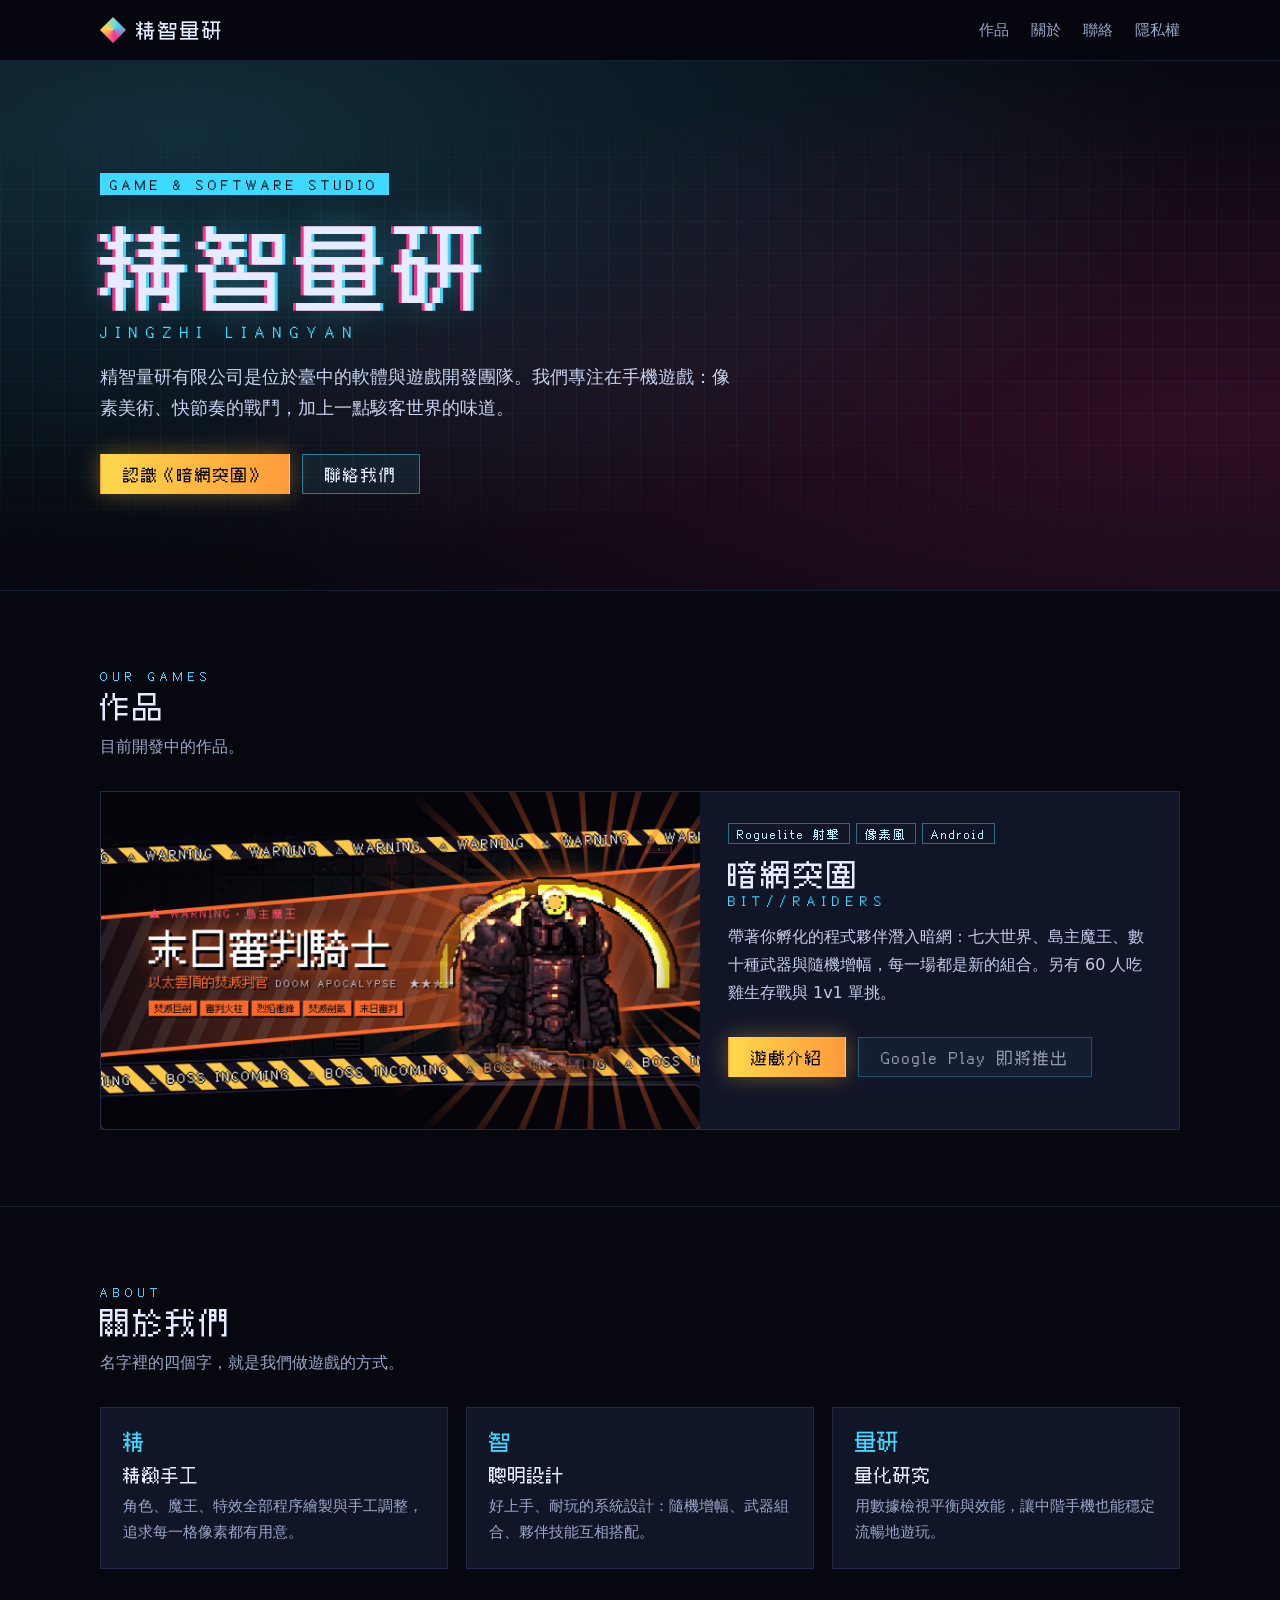
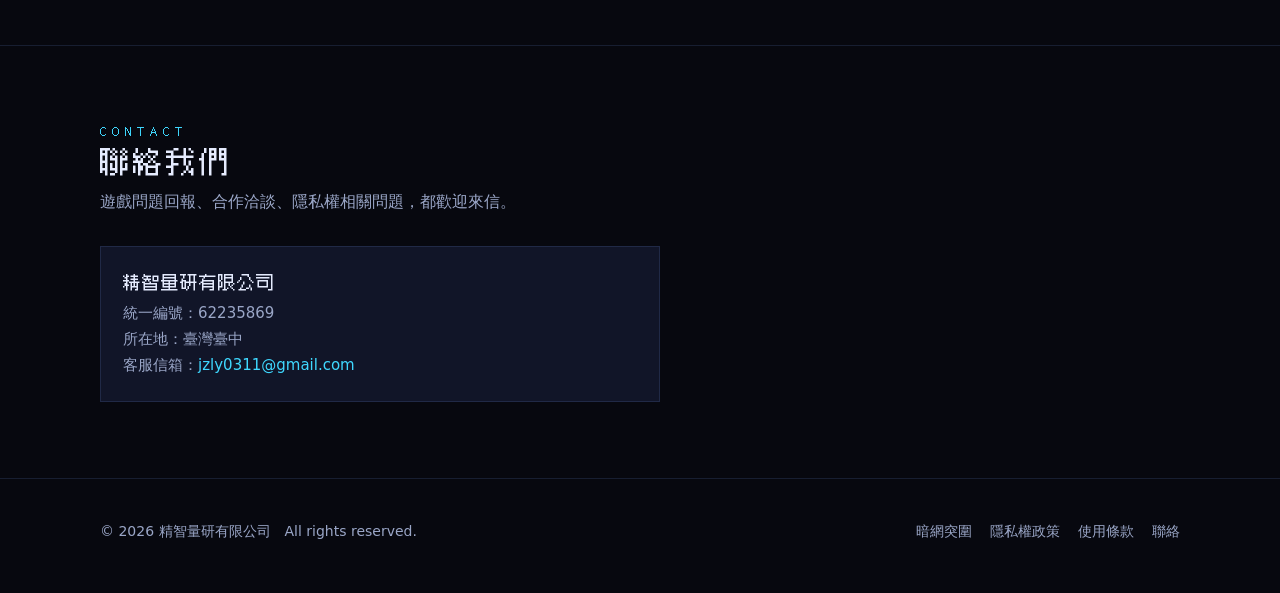
<file: index.html>
<!doctype html>
<html lang="zh-Hant-TW">
<head>
<meta charset="utf-8">
<meta name="viewport" content="width=device-width, initial-scale=1">
<title>精智量研有限公司｜遊戲與軟體開發</title>
<meta name="description" content="精智量研有限公司是位於臺中的軟體與遊戲開發公司，作品《暗網突圍 BIT//RAIDERS》是一款駭客主題的像素 Roguelite 射擊遊戲。">
<meta property="og:title" content="精智量研有限公司｜遊戲與軟體開發">
<meta property="og:description" content="作品《暗網突圍 BIT//RAIDERS》：帶著你的程式夥伴，殺出暗網。">
<meta property="og:image" content="assets/shots/05_boss_intro.jpg">
<link rel="icon" href="assets/icon.png">
<link rel="stylesheet" href="assets/site.css">
</head>
<body>
<header class="nav"><div class="wrap">
  <a class="brand" href="./"><i></i>精智量研</a>
  <ul><li><a href="#games">作品</a></li><li class="hide-s"><a href="#about">關於</a></li><li><a href="#contact">聯絡</a></li><li><a href="privacy.html">隱私權</a></li></ul>
</div></header>

<div class="hero"><div class="wrap">
  <span class="kicker">GAME &amp; SOFTWARE STUDIO</span>
  <h1>精智量研</h1>
  <div class="en">JINGZHI LIANGYAN</div>
  <p class="lead">精智量研有限公司是位於臺中的軟體與遊戲開發團隊。我們專注在手機遊戲：像素美術、快節奏的戰鬥，加上一點駭客世界的味道。</p>
  <div class="btns"><a class="btn gold" href="bit-raiders.html">認識《暗網突圍》</a><a class="btn" href="#contact">聯絡我們</a></div>
</div></div>

<section id="games"><div class="wrap">
  <h2><small>OUR GAMES</small>作品</h2>
  <p class="sub">目前開發中的作品。</p>
  <div class="game">
    <div class="art"><img src="assets/shots/05_boss_intro.jpg" alt="暗網突圍 魔王登場畫面" loading="lazy"></div>
    <div class="info">
      <span class="tag">Roguelite 射擊</span><span class="tag">像素風</span><span class="tag">Android</span>
      <h3>暗網突圍</h3>
      <div class="en">BIT//RAIDERS</div>
      <p>帶著你孵化的程式夥伴潛入暗網：七大世界、島主魔王、數十種武器與隨機增幅，每一場都是新的組合。另有 60 人吃雞生存戰與 1v1 單挑。</p>
      <div class="btns"><a class="btn gold" href="bit-raiders.html">遊戲介紹</a><span class="btn off">Google Play 即將推出</span></div>
    </div>
  </div>
</div></section>

<section id="about"><div class="wrap">
  <h2><small>ABOUT</small>關於我們</h2>
  <p class="sub">名字裡的四個字，就是我們做遊戲的方式。</p>
  <div class="grid3">
    <div class="card"><div class="ic">精</div><h3>精緻手工</h3><p>角色、魔王、特效全部程序繪製與手工調整，追求每一格像素都有用意。</p></div>
    <div class="card"><div class="ic">智</div><h3>聰明設計</h3><p>好上手、耐玩的系統設計：隨機增幅、武器組合、夥伴技能互相搭配。</p></div>
    <div class="card"><div class="ic">量研</div><h3>量化研究</h3><p>用數據檢視平衡與效能，讓中階手機也能穩定流暢地遊玩。</p></div>
  </div>
</div></section>

<section id="contact"><div class="wrap">
  <h2><small>CONTACT</small>聯絡我們</h2>
  <p class="sub">遊戲問題回報、合作洽談、隱私權相關問題，都歡迎來信。</p>
  <div class="card" style="max-width:560px">
    <h3>精智量研有限公司</h3>
    <p>統一編號：62235869<br>所在地：臺灣臺中<br>客服信箱：<a href="mailto:jzly0311@gmail.com">jzly0311@gmail.com</a></p>
  </div>
</div></section>

<footer><div class="wrap">
  <div>© 2026 精智量研有限公司　All rights reserved.</div>
  <nav><a href="bit-raiders.html">暗網突圍</a><a href="privacy.html">隱私權政策</a><a href="terms.html">使用條款</a><a href="mailto:jzly0311@gmail.com">聯絡</a></nav>
</div></footer>
</body>
</html>
</file>
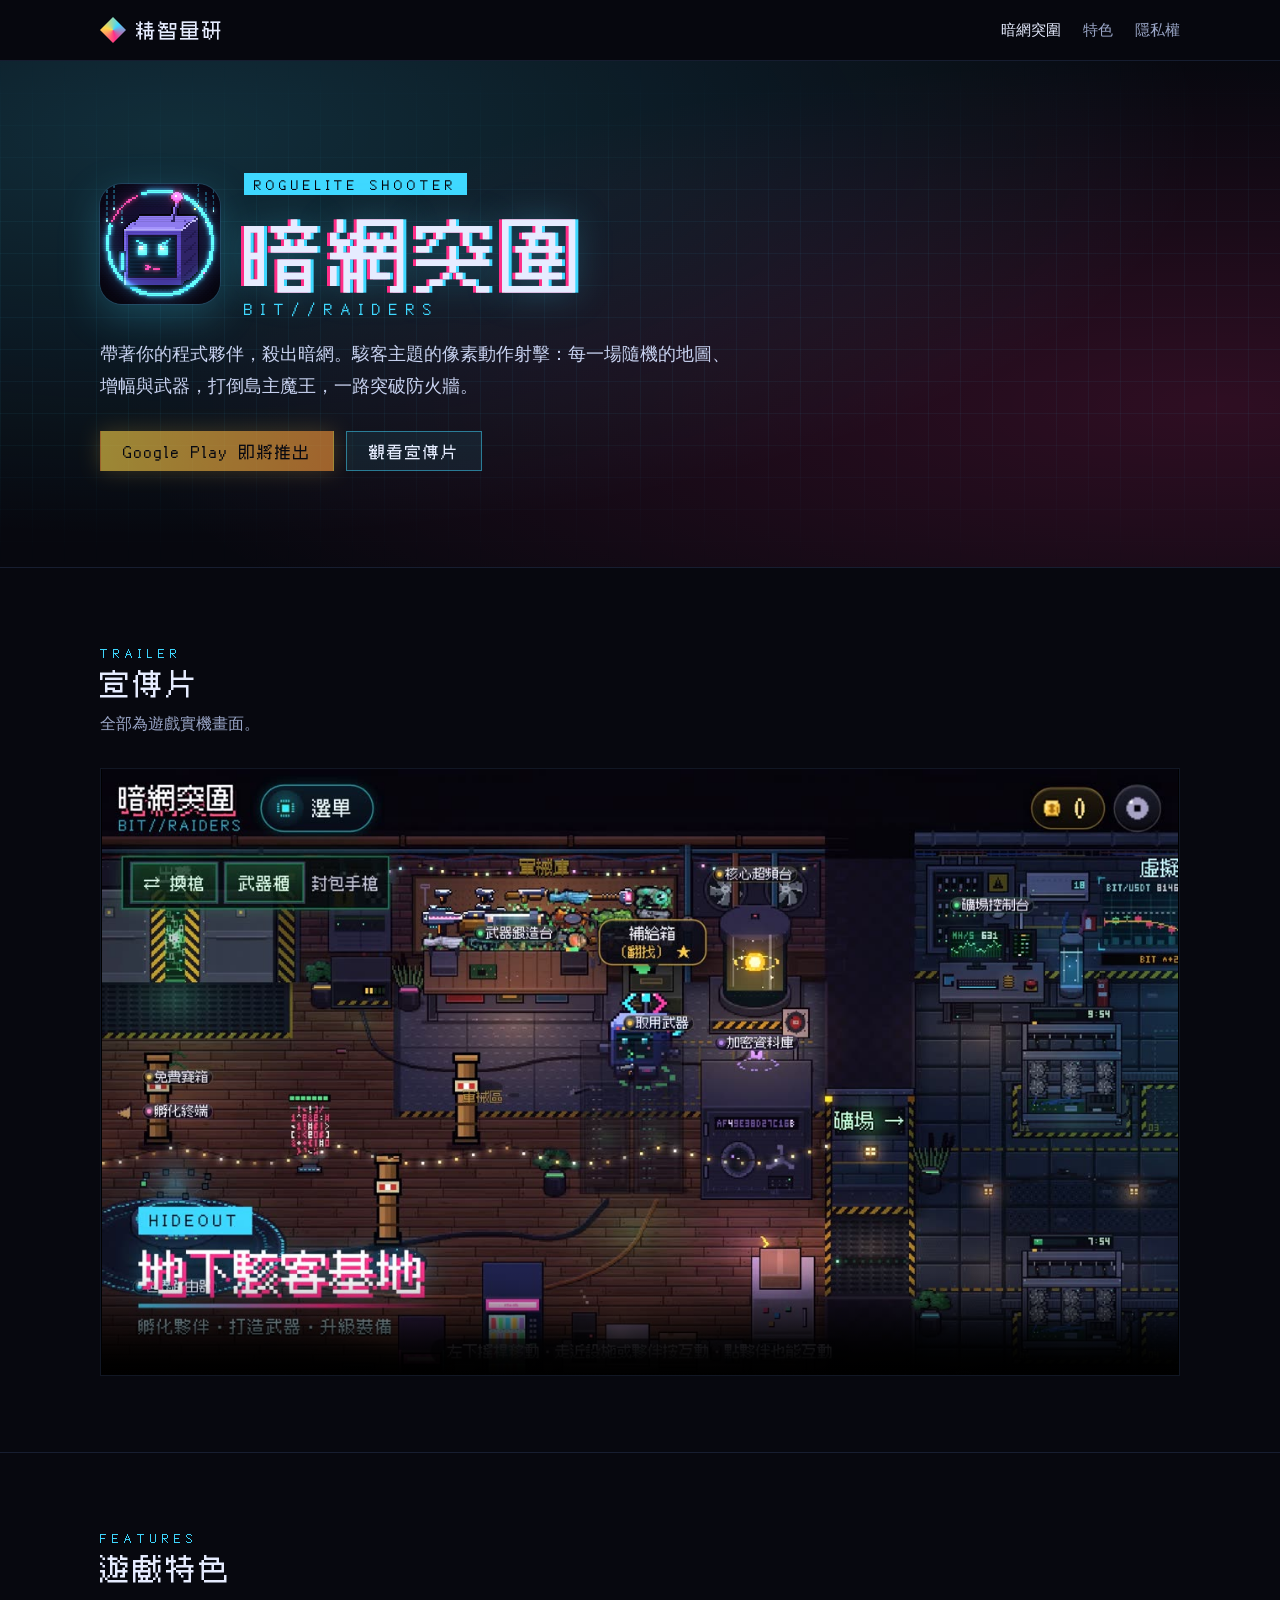
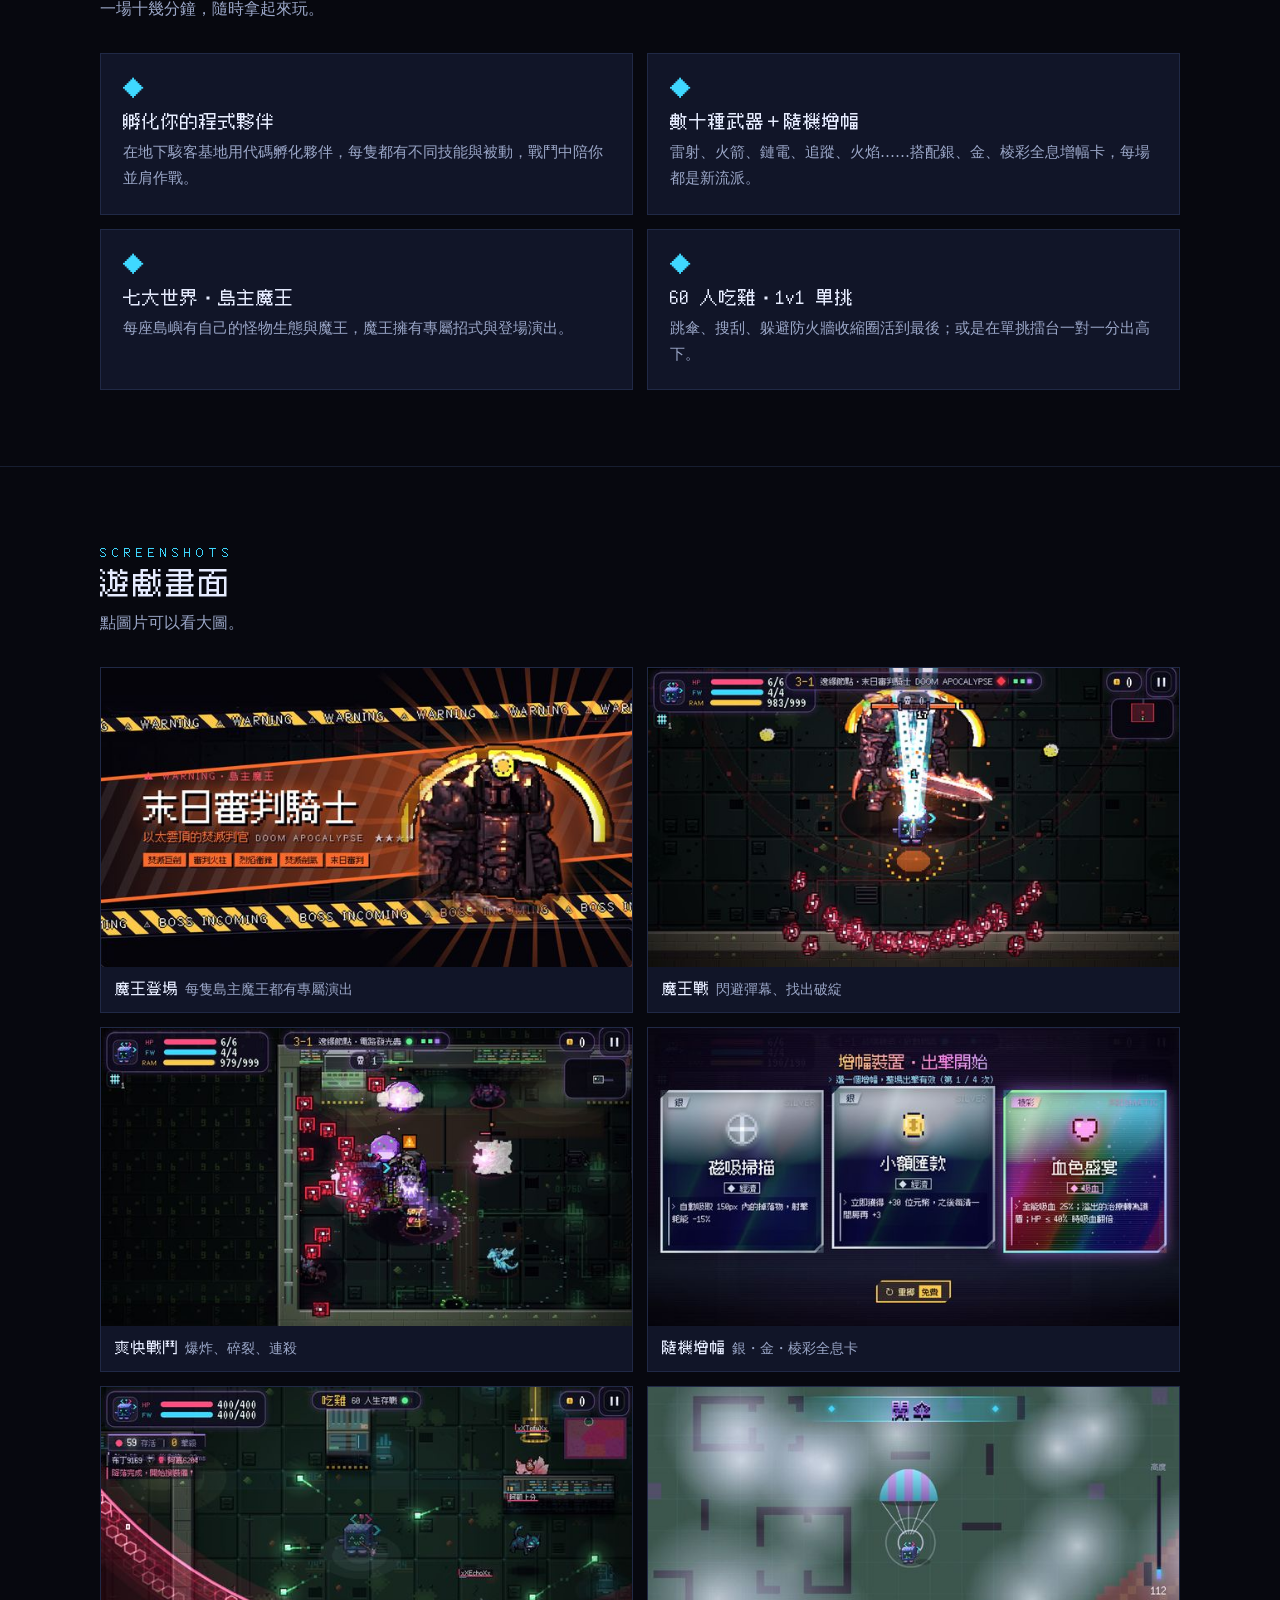
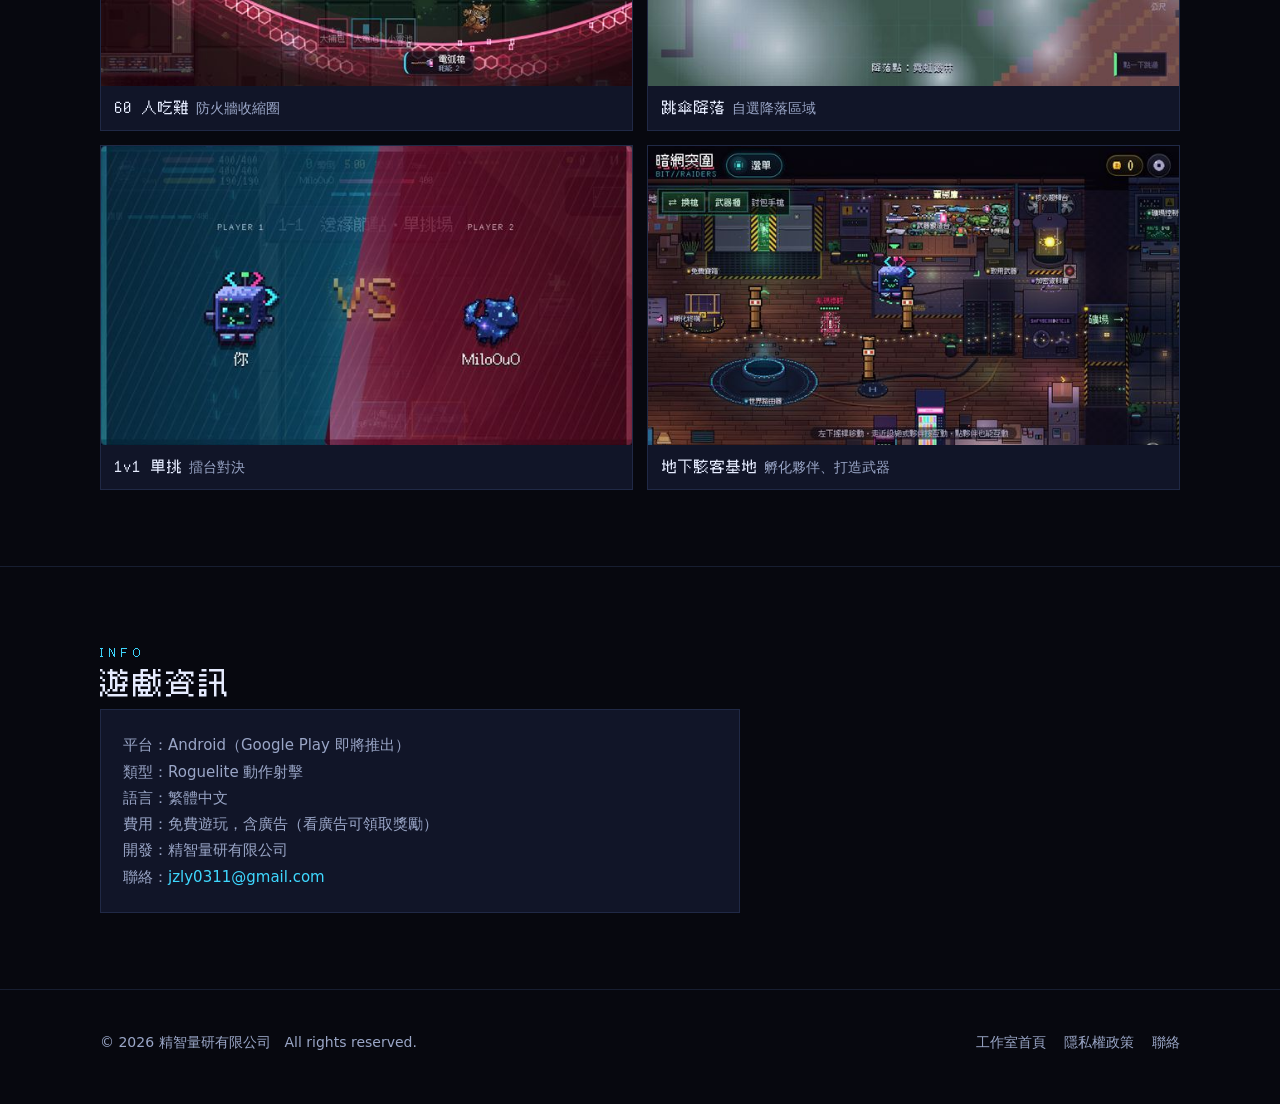
<file: bit-raiders.html>
<!doctype html>
<html lang="zh-Hant-TW">
<head>
<meta charset="utf-8">
<meta name="viewport" content="width=device-width, initial-scale=1">
<title>暗網突圍 BIT//RAIDERS｜精智量研有限公司</title>
<meta name="description" content="暗網突圍：駭客主題像素 Roguelite 射擊遊戲。孵化程式夥伴、闖過七大世界、挑戰島主魔王，還有 60 人吃雞與 1v1 單挑。">
<meta property="og:title" content="暗網突圍 BIT//RAIDERS">
<meta property="og:description" content="帶著你的程式夥伴，殺出暗網。">
<meta property="og:image" content="assets/shots/05_boss_intro.jpg">
<link rel="icon" href="assets/icon.png">
<link rel="stylesheet" href="assets/site.css">
</head>
<body>
<header class="nav"><div class="wrap">
  <a class="brand" href="./"><i></i>精智量研</a>
  <ul><li><a class="on" href="bit-raiders.html">暗網突圍</a></li><li class="hide-s"><a href="#features">特色</a></li><li><a href="privacy.html">隱私權</a></li></ul>
</div></header>

<div class="hero"><div class="wrap">
  <div class="gh">
    <img class="icon" src="assets/icon.png" alt="暗網突圍 圖示">
    <div>
      <span class="kicker">ROGUELITE SHOOTER</span>
      <h1 style="font-size:clamp(40px,8vw,80px);margin:12px 0 6px">暗網突圍</h1>
      <div class="en">BIT//RAIDERS</div>
    </div>
  </div>
  <p class="lead">帶著你的程式夥伴，殺出暗網。駭客主題的像素動作射擊：每一場隨機的地圖、增幅與武器，打倒島主魔王，一路突破防火牆。</p>
  <div class="btns"><span class="btn gold off">Google Play 即將推出</span><a class="btn" href="#trailer">觀看宣傳片</a></div>
</div></div>

<section id="trailer"><div class="wrap">
  <h2><small>TRAILER</small>宣傳片</h2>
  <p class="sub">全部為遊戲實機畫面。</p>
  <div class="video"><video src="assets/trailer.mp4" poster="assets/trailer_poster.jpg" controls playsinline preload="none"></video></div>
</div></section>

<section id="features"><div class="wrap">
  <h2><small>FEATURES</small>遊戲特色</h2>
  <p class="sub">一場十幾分鐘，隨時拿起來玩。</p>
  <div class="feat">
    <div class="card"><div class="ic">◆</div><h3>孵化你的程式夥伴</h3><p>在地下駭客基地用代碼孵化夥伴，每隻都有不同技能與被動，戰鬥中陪你並肩作戰。</p></div>
    <div class="card"><div class="ic">◆</div><h3>數十種武器＋隨機增幅</h3><p>雷射、火箭、鏈電、追蹤、火焰……搭配銀、金、棱彩全息增幅卡，每場都是新流派。</p></div>
    <div class="card"><div class="ic">◆</div><h3>七大世界・島主魔王</h3><p>每座島嶼有自己的怪物生態與魔王，魔王擁有專屬招式與登場演出。</p></div>
    <div class="card"><div class="ic">◆</div><h3>60 人吃雞・1v1 單挑</h3><p>跳傘、搜刮、躲避防火牆收縮圈活到最後；或是在單挑擂台一對一分出高下。</p></div>
  </div>
</div></section>

<section id="shots"><div class="wrap">
  <h2><small>SCREENSHOTS</small>遊戲畫面</h2>
  <p class="sub">點圖片可以看大圖。</p>
  <div class="shots">
    <figure><a href="assets/shots/05_boss_intro.jpg"><img src="assets/shots/05_boss_intro_s.jpg" alt="魔王登場" loading="lazy"></a><figcaption><b>魔王登場</b>每隻島主魔王都有專屬演出</figcaption></figure>
    <figure><a href="assets/shots/06_boss_fight.jpg"><img src="assets/shots/06_boss_fight_s.jpg" alt="魔王戰" loading="lazy"></a><figcaption><b>魔王戰</b>閃避彈幕、找出破綻</figcaption></figure>
    <figure><a href="assets/shots/04_explosion.jpg"><img src="assets/shots/04_explosion_s.jpg" alt="戰鬥" loading="lazy"></a><figcaption><b>爽快戰鬥</b>爆炸、碎裂、連殺</figcaption></figure>
    <figure><a href="assets/shots/02_augment.jpg"><img src="assets/shots/02_augment_s.jpg" alt="增幅卡" loading="lazy"></a><figcaption><b>隨機增幅</b>銀・金・棱彩全息卡</figcaption></figure>
    <figure><a href="assets/shots/08_br_zone.jpg"><img src="assets/shots/08_br_zone_s.jpg" alt="吃雞" loading="lazy"></a><figcaption><b>60 人吃雞</b>防火牆收縮圈</figcaption></figure>
    <figure><a href="assets/shots/07_br_drop.jpg"><img src="assets/shots/07_br_drop_s.jpg" alt="跳傘" loading="lazy"></a><figcaption><b>跳傘降落</b>自選降落區域</figcaption></figure>
    <figure><a href="assets/shots/09_duel.jpg"><img src="assets/shots/09_duel_s.jpg" alt="單挑" loading="lazy"></a><figcaption><b>1v1 單挑</b>擂台對決</figcaption></figure>
    <figure><a href="assets/shots/01_lobby.jpg"><img src="assets/shots/01_lobby_s.jpg" alt="基地" loading="lazy"></a><figcaption><b>地下駭客基地</b>孵化夥伴、打造武器</figcaption></figure>
  </div>
</div></section>

<section><div class="wrap">
  <h2><small>INFO</small>遊戲資訊</h2>
  <div class="card" style="max-width:640px">
    <p>平台：Android（Google Play 即將推出）<br>類型：Roguelite 動作射擊<br>語言：繁體中文<br>費用：免費遊玩，含廣告（看廣告可領取獎勵）<br>開發：精智量研有限公司<br>聯絡：<a href="mailto:jzly0311@gmail.com">jzly0311@gmail.com</a></p>
  </div>
</div></section>

<footer><div class="wrap">
  <div>© 2026 精智量研有限公司　All rights reserved.</div>
  <nav><a href="./">工作室首頁</a><a href="privacy.html">隱私權政策</a><a href="mailto:jzly0311@gmail.com">聯絡</a></nav>
</div></footer>
</body>
</html>
</file>
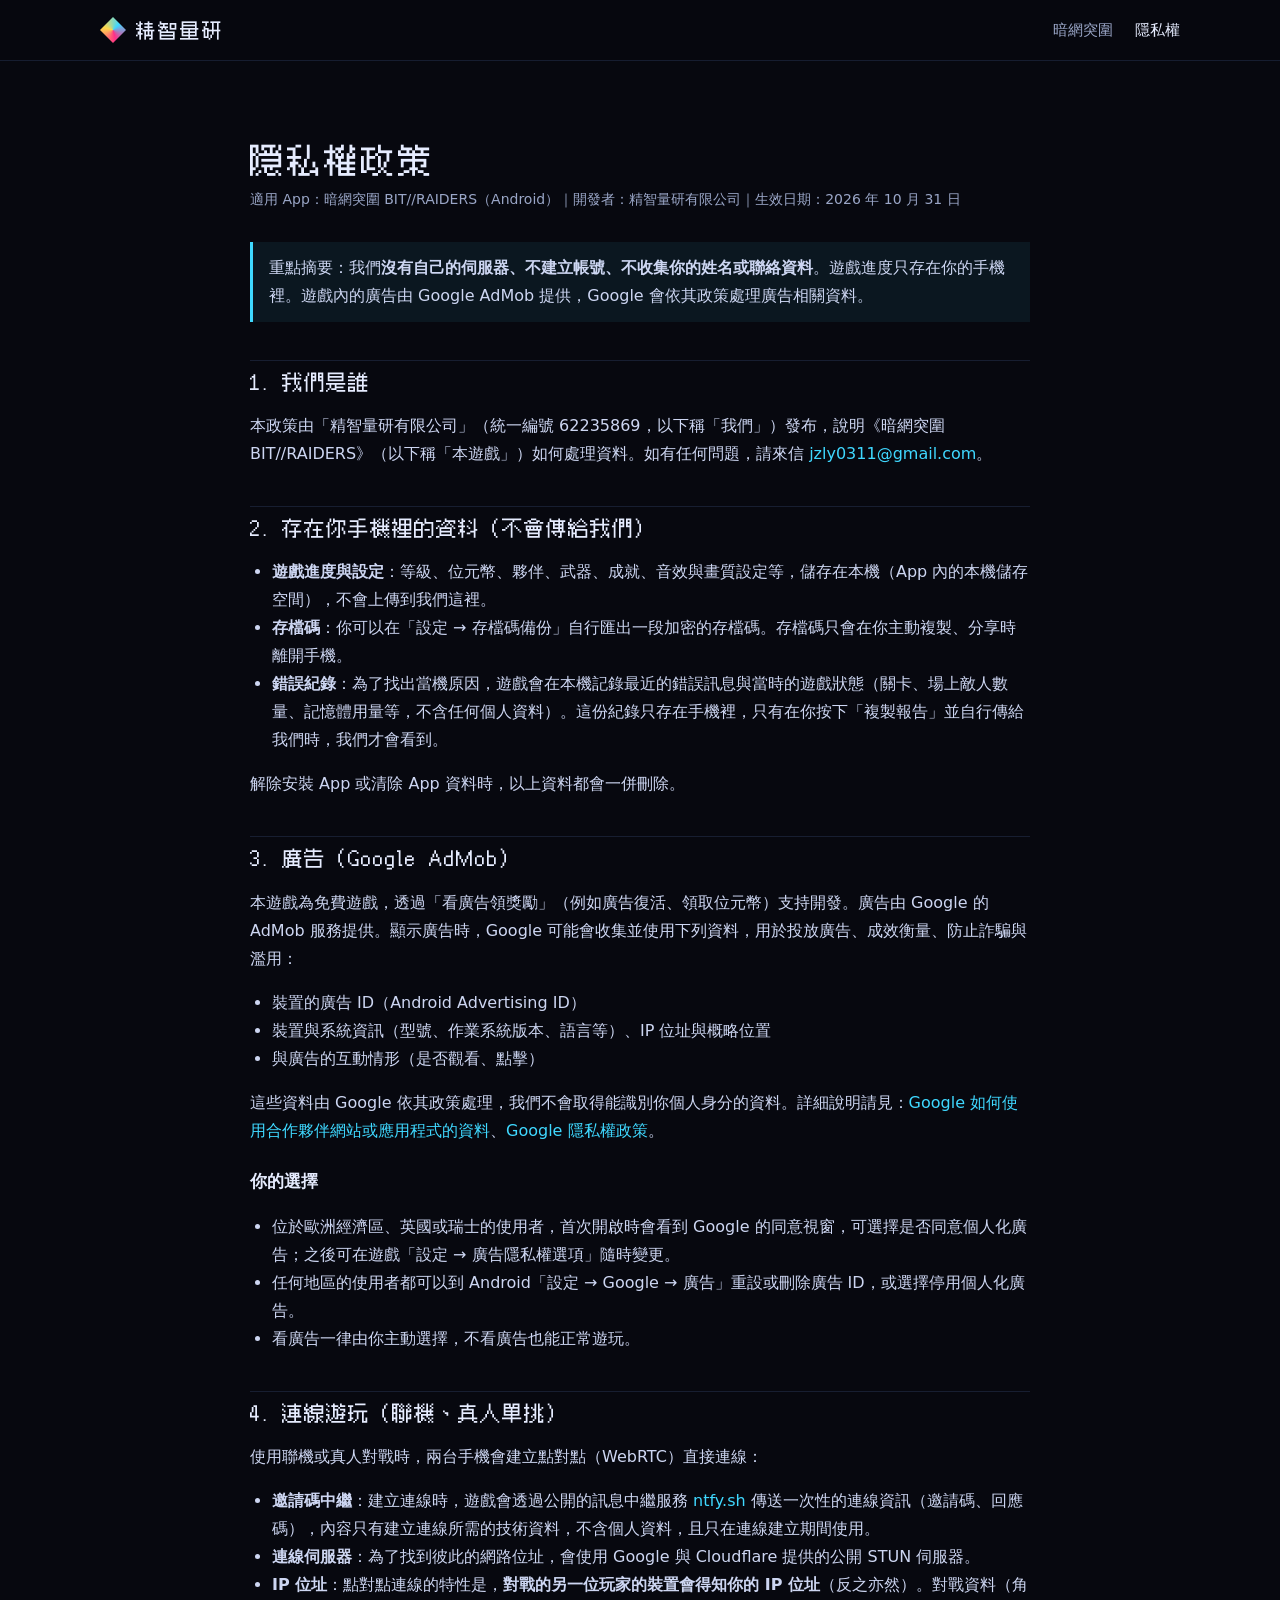
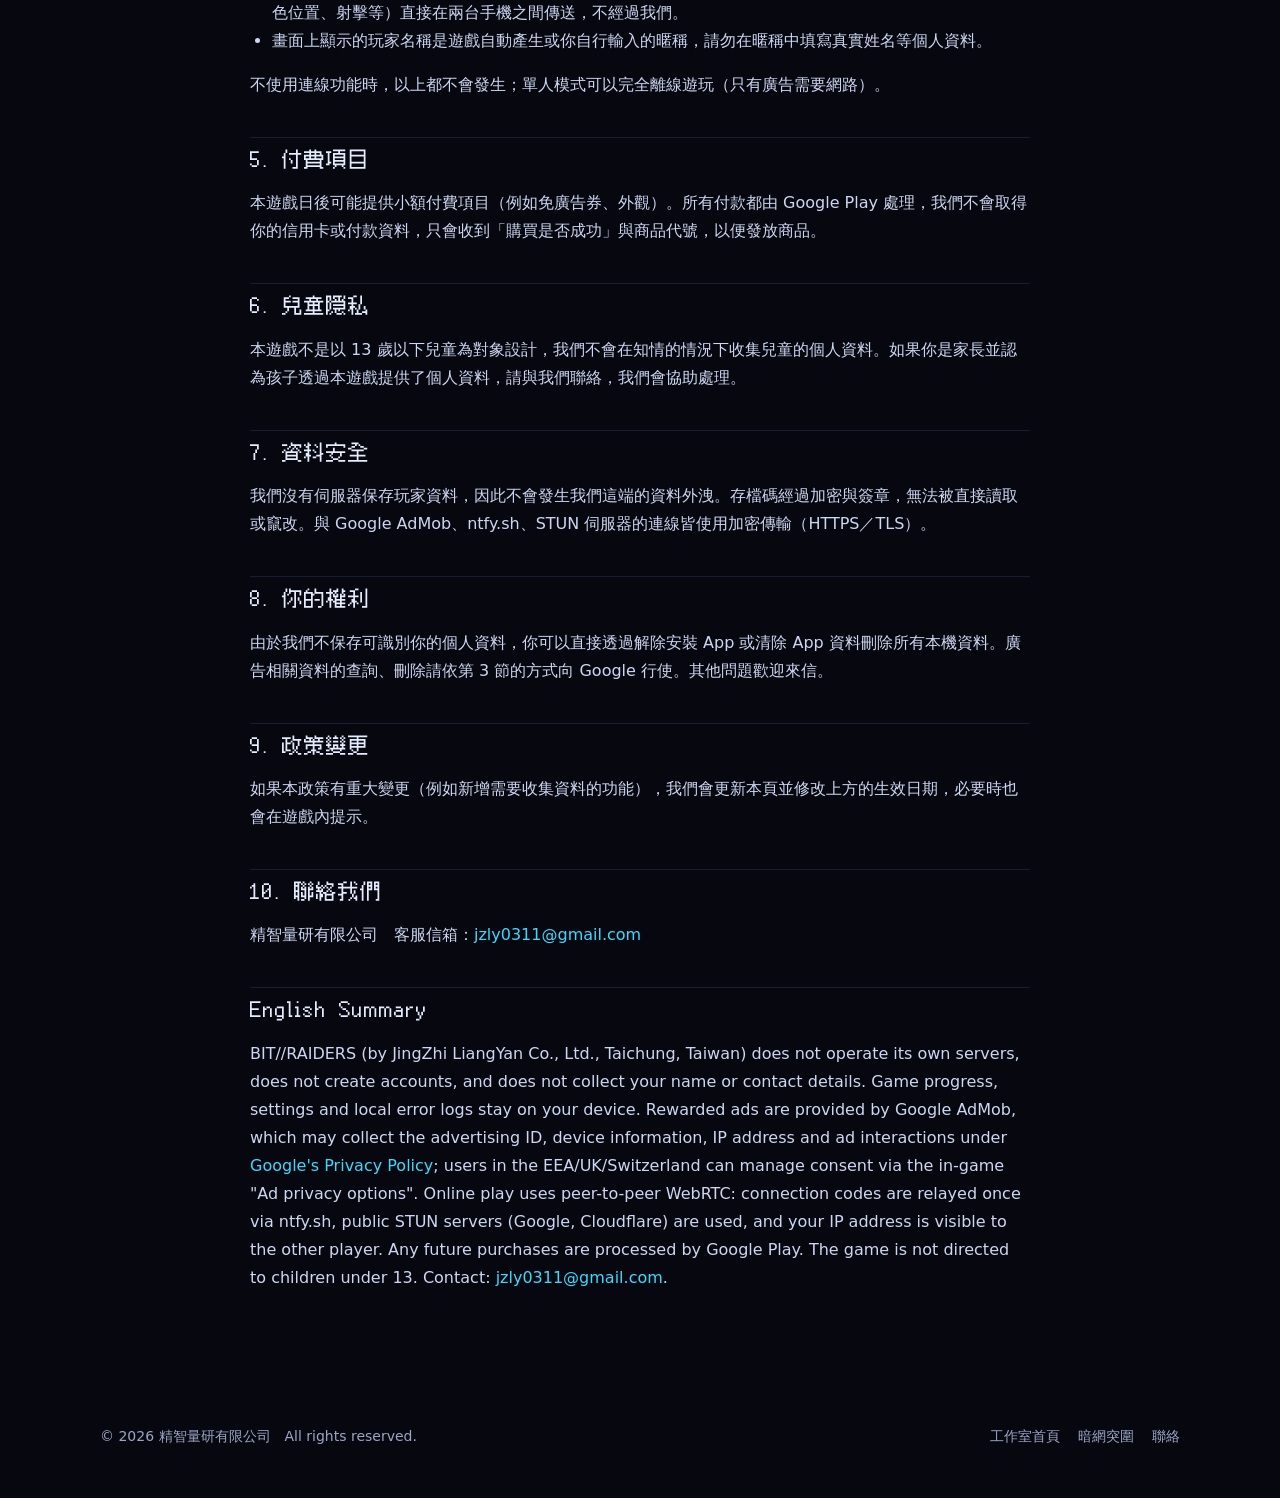
<file: privacy.html>
<!doctype html>
<html lang="zh-Hant-TW">
<head>
<meta charset="utf-8">
<meta name="viewport" content="width=device-width, initial-scale=1">
<title>隱私權政策｜暗網突圍｜精智量研有限公司</title>
<meta name="description" content="《暗網突圍 BIT//RAIDERS》隱私權政策：說明遊戲收集與不收集哪些資料、廣告（Google AdMob）與連線功能如何處理資料。">
<link rel="icon" href="assets/icon.png">
<link rel="stylesheet" href="assets/site.css">
</head>
<body>
<header class="nav"><div class="wrap">
  <a class="brand" href="./"><i></i>精智量研</a>
  <ul><li><a href="bit-raiders.html">暗網突圍</a></li><li><a class="on" href="privacy.html">隱私權</a></li></ul>
</div></header>

<section style="border:0"><div class="wrap doc">
  <h1>隱私權政策</h1>
  <div class="meta">適用 App：暗網突圍 BIT//RAIDERS（Android）｜開發者：精智量研有限公司｜生效日期：2026 年 10 月 31 日</div>

  <div class="note">重點摘要：我們<b>沒有自己的伺服器、不建立帳號、不收集你的姓名或聯絡資料</b>。遊戲進度只存在你的手機裡。遊戲內的廣告由 Google AdMob 提供，Google 會依其政策處理廣告相關資料。</div>

  <h2>1. 我們是誰</h2>
  <p>本政策由「精智量研有限公司」（統一編號 62235869，以下稱「我們」）發布，說明《暗網突圍 BIT//RAIDERS》（以下稱「本遊戲」）如何處理資料。如有任何問題，請來信 <a href="mailto:jzly0311@gmail.com">jzly0311@gmail.com</a>。</p>

  <h2>2. 存在你手機裡的資料（不會傳給我們）</h2>
  <ul>
    <li><b>遊戲進度與設定</b>：等級、位元幣、夥伴、武器、成就、音效與畫質設定等，儲存在本機（App 內的本機儲存空間），不會上傳到我們這裡。</li>
    <li><b>存檔碼</b>：你可以在「設定 → 存檔碼備份」自行匯出一段加密的存檔碼。存檔碼只會在你主動複製、分享時離開手機。</li>
    <li><b>錯誤紀錄</b>：為了找出當機原因，遊戲會在本機記錄最近的錯誤訊息與當時的遊戲狀態（關卡、場上敵人數量、記憶體用量等，不含任何個人資料）。這份紀錄只存在手機裡，只有在你按下「複製報告」並自行傳給我們時，我們才會看到。</li>
  </ul>
  <p>解除安裝 App 或清除 App 資料時，以上資料都會一併刪除。</p>

  <h2>3. 廣告（Google AdMob）</h2>
  <p>本遊戲為免費遊戲，透過「看廣告領獎勵」（例如廣告復活、領取位元幣）支持開發。廣告由 Google 的 AdMob 服務提供。顯示廣告時，Google 可能會收集並使用下列資料，用於投放廣告、成效衡量、防止詐騙與濫用：</p>
  <ul>
    <li>裝置的廣告 ID（Android Advertising ID）</li>
    <li>裝置與系統資訊（型號、作業系統版本、語言等）、IP 位址與概略位置</li>
    <li>與廣告的互動情形（是否觀看、點擊）</li>
  </ul>
  <p>這些資料由 Google 依其政策處理，我們不會取得能識別你個人身分的資料。詳細說明請見：<a href="https://policies.google.com/technologies/partner-sites" rel="noopener">Google 如何使用合作夥伴網站或應用程式的資料</a>、<a href="https://policies.google.com/privacy" rel="noopener">Google 隱私權政策</a>。</p>
  <h3>你的選擇</h3>
  <ul>
    <li>位於歐洲經濟區、英國或瑞士的使用者，首次開啟時會看到 Google 的同意視窗，可選擇是否同意個人化廣告；之後可在遊戲「設定 → 廣告隱私權選項」隨時變更。</li>
    <li>任何地區的使用者都可以到 Android「設定 → Google → 廣告」重設或刪除廣告 ID，或選擇停用個人化廣告。</li>
    <li>看廣告一律由你主動選擇，不看廣告也能正常遊玩。</li>
  </ul>

  <h2>4. 連線遊玩（聯機、真人單挑）</h2>
  <p>使用聯機或真人對戰時，兩台手機會建立點對點（WebRTC）直接連線：</p>
  <ul>
    <li><b>邀請碼中繼</b>：建立連線時，遊戲會透過公開的訊息中繼服務 <a href="https://ntfy.sh/" rel="noopener">ntfy.sh</a> 傳送一次性的連線資訊（邀請碼、回應碼），內容只有建立連線所需的技術資料，不含個人資料，且只在連線建立期間使用。</li>
    <li><b>連線伺服器</b>：為了找到彼此的網路位址，會使用 Google 與 Cloudflare 提供的公開 STUN 伺服器。</li>
    <li><b>IP 位址</b>：點對點連線的特性是，<b>對戰的另一位玩家的裝置會得知你的 IP 位址</b>（反之亦然）。對戰資料（角色位置、射擊等）直接在兩台手機之間傳送，不經過我們。</li>
    <li>畫面上顯示的玩家名稱是遊戲自動產生或你自行輸入的暱稱，請勿在暱稱中填寫真實姓名等個人資料。</li>
  </ul>
  <p>不使用連線功能時，以上都不會發生；單人模式可以完全離線遊玩（只有廣告需要網路）。</p>

  <h2>5. 付費項目</h2>
  <p>本遊戲日後可能提供小額付費項目（例如免廣告券、外觀）。所有付款都由 Google Play 處理，我們不會取得你的信用卡或付款資料，只會收到「購買是否成功」與商品代號，以便發放商品。</p>

  <h2>6. 兒童隱私</h2>
  <p>本遊戲不是以 13 歲以下兒童為對象設計，我們不會在知情的情況下收集兒童的個人資料。如果你是家長並認為孩子透過本遊戲提供了個人資料，請與我們聯絡，我們會協助處理。</p>

  <h2>7. 資料安全</h2>
  <p>我們沒有伺服器保存玩家資料，因此不會發生我們這端的資料外洩。存檔碼經過加密與簽章，無法被直接讀取或竄改。與 Google AdMob、ntfy.sh、STUN 伺服器的連線皆使用加密傳輸（HTTPS／TLS）。</p>

  <h2>8. 你的權利</h2>
  <p>由於我們不保存可識別你的個人資料，你可以直接透過解除安裝 App 或清除 App 資料刪除所有本機資料。廣告相關資料的查詢、刪除請依第 3 節的方式向 Google 行使。其他問題歡迎來信。</p>

  <h2>9. 政策變更</h2>
  <p>如果本政策有重大變更（例如新增需要收集資料的功能），我們會更新本頁並修改上方的生效日期，必要時也會在遊戲內提示。</p>

  <h2>10. 聯絡我們</h2>
  <p>精智量研有限公司　客服信箱：<a href="mailto:jzly0311@gmail.com">jzly0311@gmail.com</a></p>

  <h2>English Summary</h2>
  <p>BIT//RAIDERS (by JingZhi LiangYan Co., Ltd., Taichung, Taiwan) does not operate its own servers, does not create accounts, and does not collect your name or contact details. Game progress, settings and local error logs stay on your device. Rewarded ads are provided by Google AdMob, which may collect the advertising ID, device information, IP address and ad interactions under <a href="https://policies.google.com/privacy" rel="noopener">Google's Privacy Policy</a>; users in the EEA/UK/Switzerland can manage consent via the in-game "Ad privacy options". Online play uses peer-to-peer WebRTC: connection codes are relayed once via ntfy.sh, public STUN servers (Google, Cloudflare) are used, and your IP address is visible to the other player. Any future purchases are processed by Google Play. The game is not directed to children under 13. Contact: <a href="mailto:jzly0311@gmail.com">jzly0311@gmail.com</a>.</p>
</div></section>

<footer><div class="wrap">
  <div>© 2026 精智量研有限公司　All rights reserved.</div>
  <nav><a href="./">工作室首頁</a><a href="bit-raiders.html">暗網突圍</a><a href="mailto:jzly0311@gmail.com">聯絡</a></nav>
</div></footer>
</body>
</html>
</file>
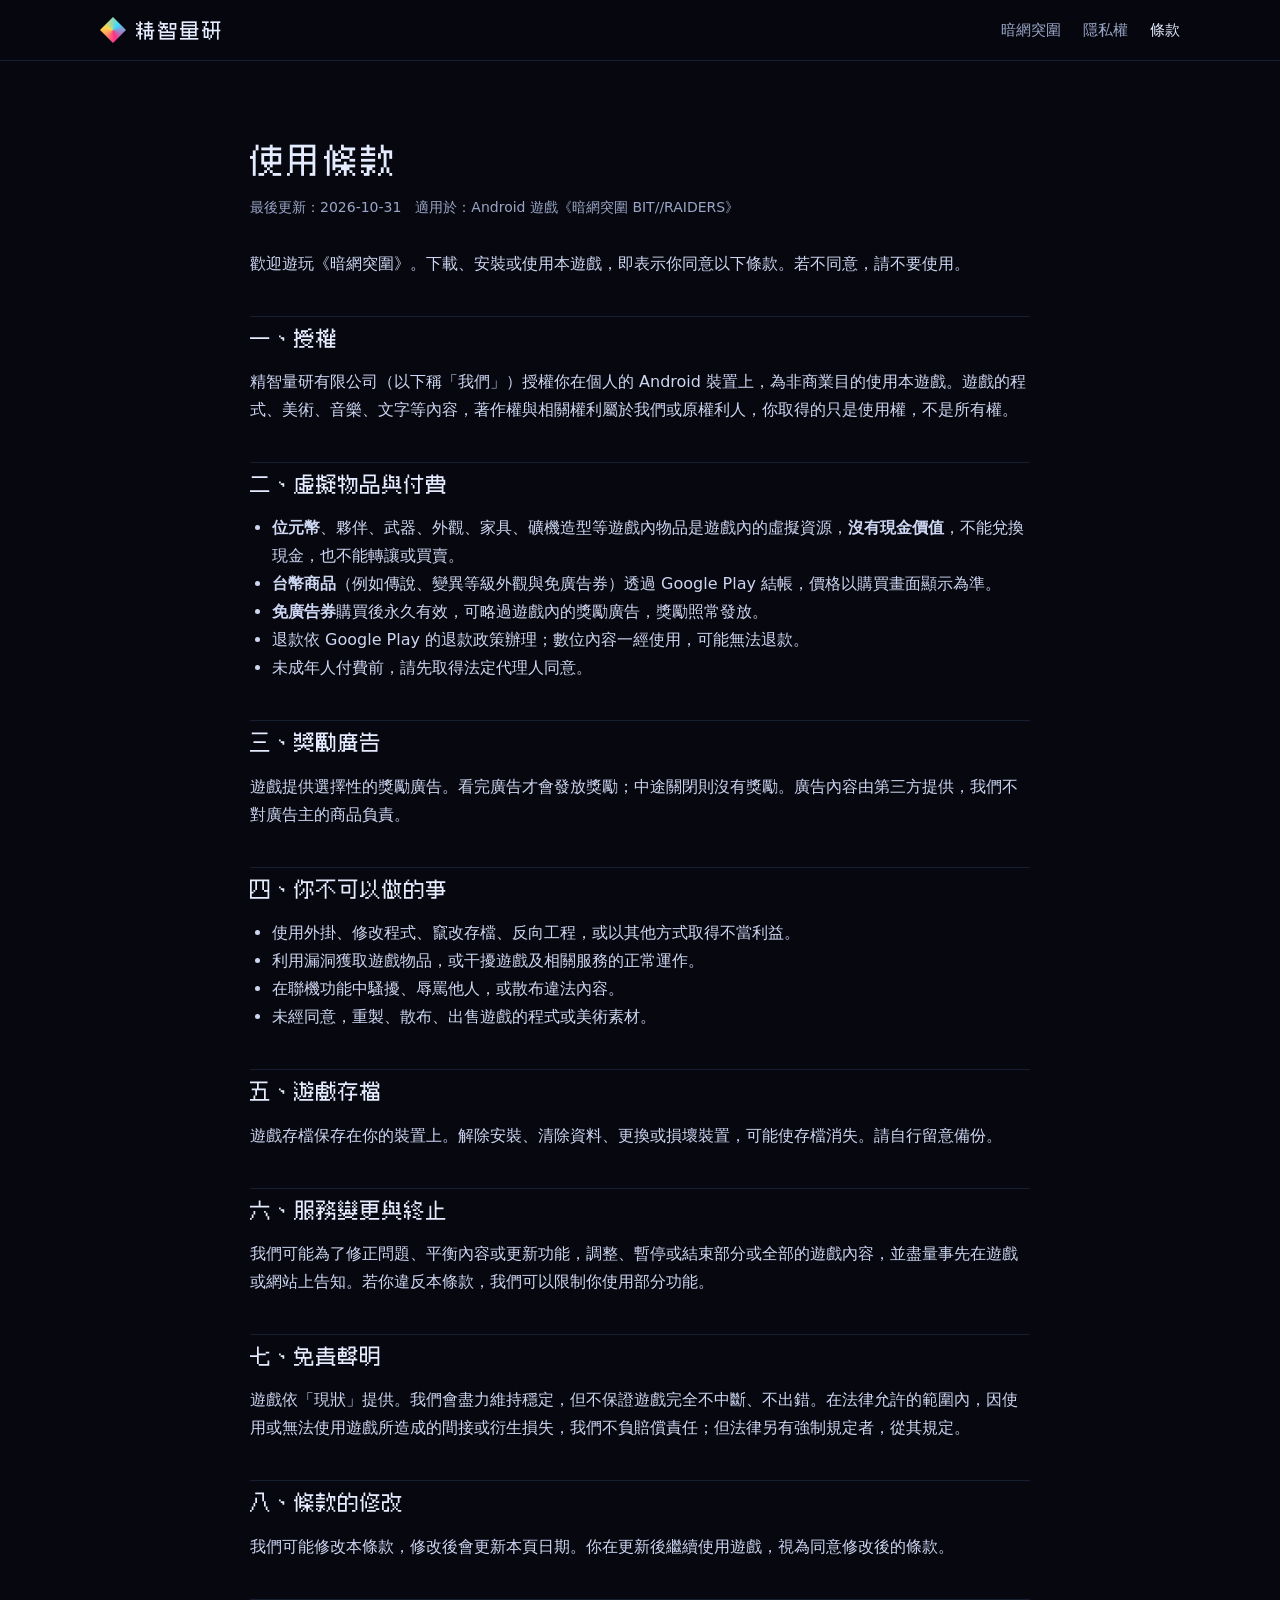
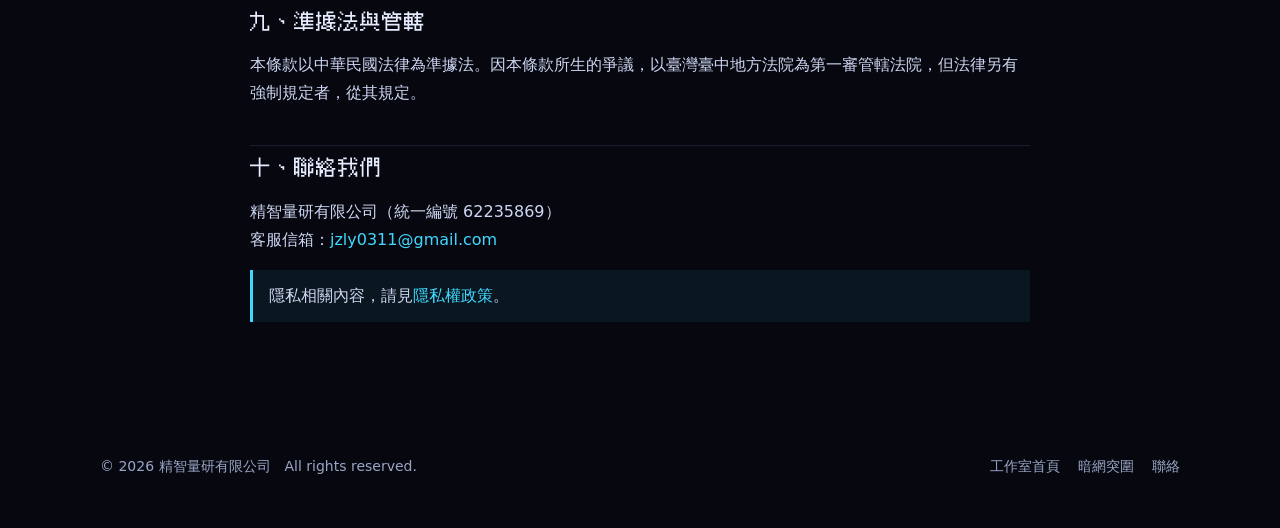
<file: terms.html>
<!doctype html>
<html lang="zh-Hant-TW">
<head>
<meta charset="utf-8">
<meta name="viewport" content="width=device-width, initial-scale=1">
<title>使用條款｜暗網突圍｜精智量研有限公司</title>
<meta name="description" content="《暗網突圍 BIT//RAIDERS》使用條款。">
<link rel="icon" href="assets/icon.png">
<link rel="stylesheet" href="assets/site.css">
</head>
<body>
<header class="nav"><div class="wrap">
  <a class="brand" href="./"><i></i>精智量研</a>
  <ul><li><a href="bit-raiders.html">暗網突圍</a></li><li><a href="privacy.html">隱私權</a></li><li><a class="on" href="terms.html">條款</a></li></ul>
</div></header>

<section style="border:0"><div class="wrap doc">
<h1>使用條款</h1>
<p class="meta">最後更新：2026-10-31　適用於：Android 遊戲《暗網突圍 BIT//RAIDERS》</p>

<p>歡迎遊玩《暗網突圍》。下載、安裝或使用本遊戲，即表示你同意以下條款。若不同意，請不要使用。</p>

<h2>一、授權</h2>
<p>精智量研有限公司（以下稱「我們」）授權你在個人的 Android 裝置上，為非商業目的使用本遊戲。遊戲的程式、美術、音樂、文字等內容，著作權與相關權利屬於我們或原權利人，你取得的只是使用權，不是所有權。</p>

<h2>二、虛擬物品與付費</h2>
<ul>
  <li><b>位元幣</b>、夥伴、武器、外觀、家具、礦機造型等遊戲內物品是遊戲內的虛擬資源，<b>沒有現金價值</b>，不能兌換現金，也不能轉讓或買賣。</li>
  <li><b>台幣商品</b>（例如傳說、變異等級外觀與免廣告券）透過 Google Play 結帳，價格以購買畫面顯示為準。</li>
  <li><b>免廣告券</b>購買後永久有效，可略過遊戲內的獎勵廣告，獎勵照常發放。</li>
  <li>退款依 Google Play 的退款政策辦理；數位內容一經使用，可能無法退款。</li>
  <li>未成年人付費前，請先取得法定代理人同意。</li>
</ul>

<h2>三、獎勵廣告</h2>
<p>遊戲提供選擇性的獎勵廣告。看完廣告才會發放獎勵；中途關閉則沒有獎勵。廣告內容由第三方提供，我們不對廣告主的商品負責。</p>

<h2>四、你不可以做的事</h2>
<ul>
  <li>使用外掛、修改程式、竄改存檔、反向工程，或以其他方式取得不當利益。</li>
  <li>利用漏洞獲取遊戲物品，或干擾遊戲及相關服務的正常運作。</li>
  <li>在聯機功能中騷擾、辱罵他人，或散布違法內容。</li>
  <li>未經同意，重製、散布、出售遊戲的程式或美術素材。</li>
</ul>

<h2>五、遊戲存檔</h2>
<p>遊戲存檔保存在你的裝置上。解除安裝、清除資料、更換或損壞裝置，可能使存檔消失。請自行留意備份。</p>

<h2>六、服務變更與終止</h2>
<p>我們可能為了修正問題、平衡內容或更新功能，調整、暫停或結束部分或全部的遊戲內容，並盡量事先在遊戲或網站上告知。若你違反本條款，我們可以限制你使用部分功能。</p>

<h2>七、免責聲明</h2>
<p>遊戲依「現狀」提供。我們會盡力維持穩定，但不保證遊戲完全不中斷、不出錯。在法律允許的範圍內，因使用或無法使用遊戲所造成的間接或衍生損失，我們不負賠償責任；但法律另有強制規定者，從其規定。</p>

<h2>八、條款的修改</h2>
<p>我們可能修改本條款，修改後會更新本頁日期。你在更新後繼續使用遊戲，視為同意修改後的條款。</p>

<h2>九、準據法與管轄</h2>
<p>本條款以中華民國法律為準據法。因本條款所生的爭議，以臺灣臺中地方法院為第一審管轄法院，但法律另有強制規定者，從其規定。</p>

<h2>十、聯絡我們</h2>
<p>精智量研有限公司（統一編號 62235869）<br>客服信箱：<a href="mailto:jzly0311@gmail.com">jzly0311@gmail.com</a></p>
<p class="note">隱私相關內容，請見<a href="privacy.html">隱私權政策</a>。</p>
</div></section>

<footer><div class="wrap">
  <div>© 2026 精智量研有限公司　All rights reserved.</div>
  <nav><a href="./">工作室首頁</a><a href="bit-raiders.html">暗網突圍</a><a href="mailto:jzly0311@gmail.com">聯絡</a></nav>
</div></footer>
</body>
</html>
</file>
<file: assets/site.css>
/* 精智量研 官方網站：共用樣式（深色霓虹，與遊戲美術一致；手機優先） */
@font-face { font-family: "FusionPixel"; src: url("fusion-pixel-12px-tc.woff2") format("woff2"); font-display: swap; }
:root {
  --bg: #07080f; --bg2: #0d1020; --panel: #111528; --line: rgba(120, 160, 255, .14);
  --text: #e6ecff; --dim: #9aa6c7; --cy: #3fd8ff; --mg: #ff2e88; --gold: #ffd84a; --gr: #38ff9c;
  --pixel: "FusionPixel", "Noto Sans TC", system-ui, sans-serif;
  --sans: "Noto Sans TC", "PingFang TC", "Microsoft JhengHei", system-ui, -apple-system, sans-serif;
  --wrap: 1120px;
}
* { box-sizing: border-box; }
html { scroll-behavior: smooth; }
body { margin: 0; background: var(--bg); color: var(--text); font: 16px/1.75 var(--sans); -webkit-font-smoothing: antialiased; }
a { color: var(--cy); text-decoration: none; } a:hover { text-decoration: underline; }
img, video { max-width: 100%; display: block; }
.wrap { max-width: var(--wrap); margin: 0 auto; padding: 0 20px; }

/* 頂欄 */
.nav { position: sticky; top: 0; z-index: 50; background: rgba(7, 8, 15, .82); backdrop-filter: blur(10px); border-bottom: 1px solid var(--line); }
.nav .wrap { display: flex; align-items: center; justify-content: space-between; height: 60px; gap: 16px; }
.brand { display: flex; align-items: center; gap: 10px; color: var(--text); font: 20px/1 var(--pixel); letter-spacing: 2px; }
.brand:hover { text-decoration: none; }
.brand i { width: 26px; height: 26px; background: conic-gradient(from 45deg, var(--cy), var(--mg), var(--gold), var(--cy)); clip-path: polygon(50% 0, 100% 50%, 50% 100%, 0 50%); box-shadow: 0 0 18px rgba(63, 216, 255, .5); }
.nav ul { display: flex; gap: 22px; list-style: none; margin: 0; padding: 0; font-size: 15px; }
.nav ul a { color: var(--dim); } .nav ul a:hover, .nav ul a.on { color: var(--text); text-decoration: none; }

/* 首屏 */
.hero { position: relative; overflow: hidden; padding: 110px 0 96px; border-bottom: 1px solid var(--line); }
.hero::before { content: ""; position: absolute; inset: -40%; background: radial-gradient(ellipse at 30% 30%, rgba(63, 216, 255, .18), transparent 45%), radial-gradient(ellipse at 75% 60%, rgba(255, 46, 136, .16), transparent 45%); pointer-events: none; }
.hero::after { content: ""; position: absolute; inset: 0; background: linear-gradient(rgba(63, 216, 255, .05) 1px, transparent 1px) 0 0/32px 32px, linear-gradient(90deg, rgba(63, 216, 255, .05) 1px, transparent 1px) 0 0/32px 32px; mask-image: linear-gradient(transparent, #000 30%, #000 70%, transparent); pointer-events: none; }
.hero .wrap { position: relative; z-index: 1; }
.kicker { display: inline-block; font: 13px/1 var(--pixel); letter-spacing: 4px; color: #05040b; background: var(--cy); padding: 5px 10px 4px; }
.hero h1 { margin: 18px 0 10px; font: clamp(44px, 9vw, 92px)/1.05 var(--pixel); letter-spacing: 6px; text-shadow: -3px 0 0 var(--mg), 3px 0 0 var(--cy), 0 0 34px rgba(63, 216, 255, .35); }
.hero .en { font: 15px/1 var(--pixel); letter-spacing: 8px; color: var(--cy); }
.hero p.lead { max-width: 640px; margin: 22px 0 0; font-size: 18px; color: #c8d2f0; }
.btns { display: flex; flex-wrap: wrap; gap: 12px; margin-top: 30px; }
.btn { display: inline-flex; align-items: center; gap: 8px; padding: 11px 22px; font: 16px/1 var(--pixel); letter-spacing: 2px; color: var(--text); border: 1px solid rgba(63, 216, 255, .5); background: rgba(63, 216, 255, .08); }
.btn:hover { text-decoration: none; background: rgba(63, 216, 255, .18); }
.btn.gold { color: #05040b; border-color: transparent; background: linear-gradient(90deg, var(--gold), #ff9a3a); box-shadow: 0 0 22px rgba(255, 200, 74, .35); }
.btn.gold:hover { filter: brightness(1.08); }
.btn.off { opacity: .6; pointer-events: none; }

/* 區塊 */
section { padding: 76px 0; border-bottom: 1px solid var(--line); }
h2 { margin: 0 0 8px; font: 30px/1.3 var(--pixel); letter-spacing: 3px; }
h2 small { display: block; font: 12px/1.6 var(--pixel); letter-spacing: 5px; color: var(--cy); }
.sub { color: var(--dim); margin: 0 0 30px; }
.grid3 { display: grid; grid-template-columns: repeat(3, 1fr); gap: 18px; }
.card { background: var(--panel); border: 1px solid var(--line); padding: 22px; }
.card h3 { margin: 0 0 6px; font: 18px/1.4 var(--pixel); letter-spacing: 1px; }
.card p { margin: 0; color: var(--dim); font-size: 15px; }
.card .ic { font: 22px/1 var(--pixel); color: var(--cy); margin-bottom: 10px; }

/* 遊戲卡 */
.game { display: grid; grid-template-columns: 1.25fr 1fr; gap: 0; background: var(--panel); border: 1px solid var(--line); overflow: hidden; }
.game .art { position: relative; min-height: 280px; background: #000 center/cover; }
.game .art img { width: 100%; height: 100%; object-fit: cover; }
.game .info { padding: 28px; }
.game .tag { display: inline-block; font: 12px/1 var(--pixel); letter-spacing: 2px; padding: 4px 8px 3px; margin: 0 6px 6px 0; border: 1px solid rgba(63, 216, 255, .45); color: #bfefff; }
.game h3 { margin: 6px 0 2px; font: 30px/1.2 var(--pixel); letter-spacing: 3px; }
.game .en { font: 13px/1 var(--pixel); letter-spacing: 6px; color: var(--cy); }
.game p { color: #c3cdea; }

/* 遊戲頁 */
.gh { display: grid; grid-template-columns: 120px 1fr; gap: 24px; align-items: center; }
.gh img.icon { width: 120px; height: 120px; image-rendering: pixelated; border-radius: 22px; box-shadow: 0 0 0 1px var(--line), 0 12px 40px rgba(63, 216, 255, .25); }
.video { position: relative; border: 1px solid var(--line); background: #000; aspect-ratio: 16 / 9; }
.video video { width: 100%; height: 100%; }
.shots { display: grid; grid-template-columns: repeat(2, 1fr); gap: 14px; }
.shots figure { margin: 0; background: var(--panel); border: 1px solid var(--line); }
.shots img { width: 100%; aspect-ratio: 16 / 9; object-fit: cover; }
.shots figcaption { padding: 10px 14px; font-size: 14px; color: var(--dim); }
.shots figcaption b { color: var(--text); font: 15px/1.4 var(--pixel); letter-spacing: 1px; margin-right: 6px; }
.feat { display: grid; grid-template-columns: repeat(2, 1fr); gap: 14px; }

/* 文件頁（隱私權政策） */
.doc { max-width: 820px; }
.doc h1 { font: 34px/1.3 var(--pixel); letter-spacing: 3px; margin: 0 0 6px; }
.doc .meta { color: var(--dim); font-size: 14px; margin-bottom: 30px; }
.doc h2 { font: 21px/1.4 var(--pixel); letter-spacing: 1px; margin: 38px 0 10px; padding-top: 6px; border-top: 1px solid var(--line); }
.doc h3 { font-size: 17px; margin: 22px 0 6px; }
.doc p, .doc li { color: #cdd6f2; }
.doc ul { padding-left: 22px; }
.doc table { width: 100%; border-collapse: collapse; font-size: 14px; margin: 10px 0; }
.doc th, .doc td { border: 1px solid var(--line); padding: 8px 10px; text-align: left; vertical-align: top; }
.doc th { background: var(--panel); color: var(--text); }
.note { background: rgba(63, 216, 255, .07); border-left: 3px solid var(--cy); padding: 12px 16px; margin: 16px 0; color: #cdd6f2; }

/* 頁尾 */
footer { padding: 40px 0 50px; color: var(--dim); font-size: 14px; }
footer .wrap { display: flex; flex-wrap: wrap; justify-content: space-between; gap: 14px; }
footer a { color: var(--dim); } footer a:hover { color: var(--text); }
footer nav { display: flex; gap: 18px; flex-wrap: wrap; }

@media (max-width: 860px) {
  .grid3, .feat { grid-template-columns: 1fr; }
  .game { grid-template-columns: 1fr; }
  .game .art { min-height: 200px; }
  .shots { grid-template-columns: 1fr; }
  .hero { padding: 72px 0 64px; }
  section { padding: 56px 0; }
}
@media (max-width: 560px) {
  .nav ul { gap: 14px; font-size: 14px; }
  .nav ul li.hide-s { display: none; }
  .gh { grid-template-columns: 84px 1fr; gap: 16px; }
  .gh img.icon { width: 84px; height: 84px; border-radius: 16px; }
}
</file>
